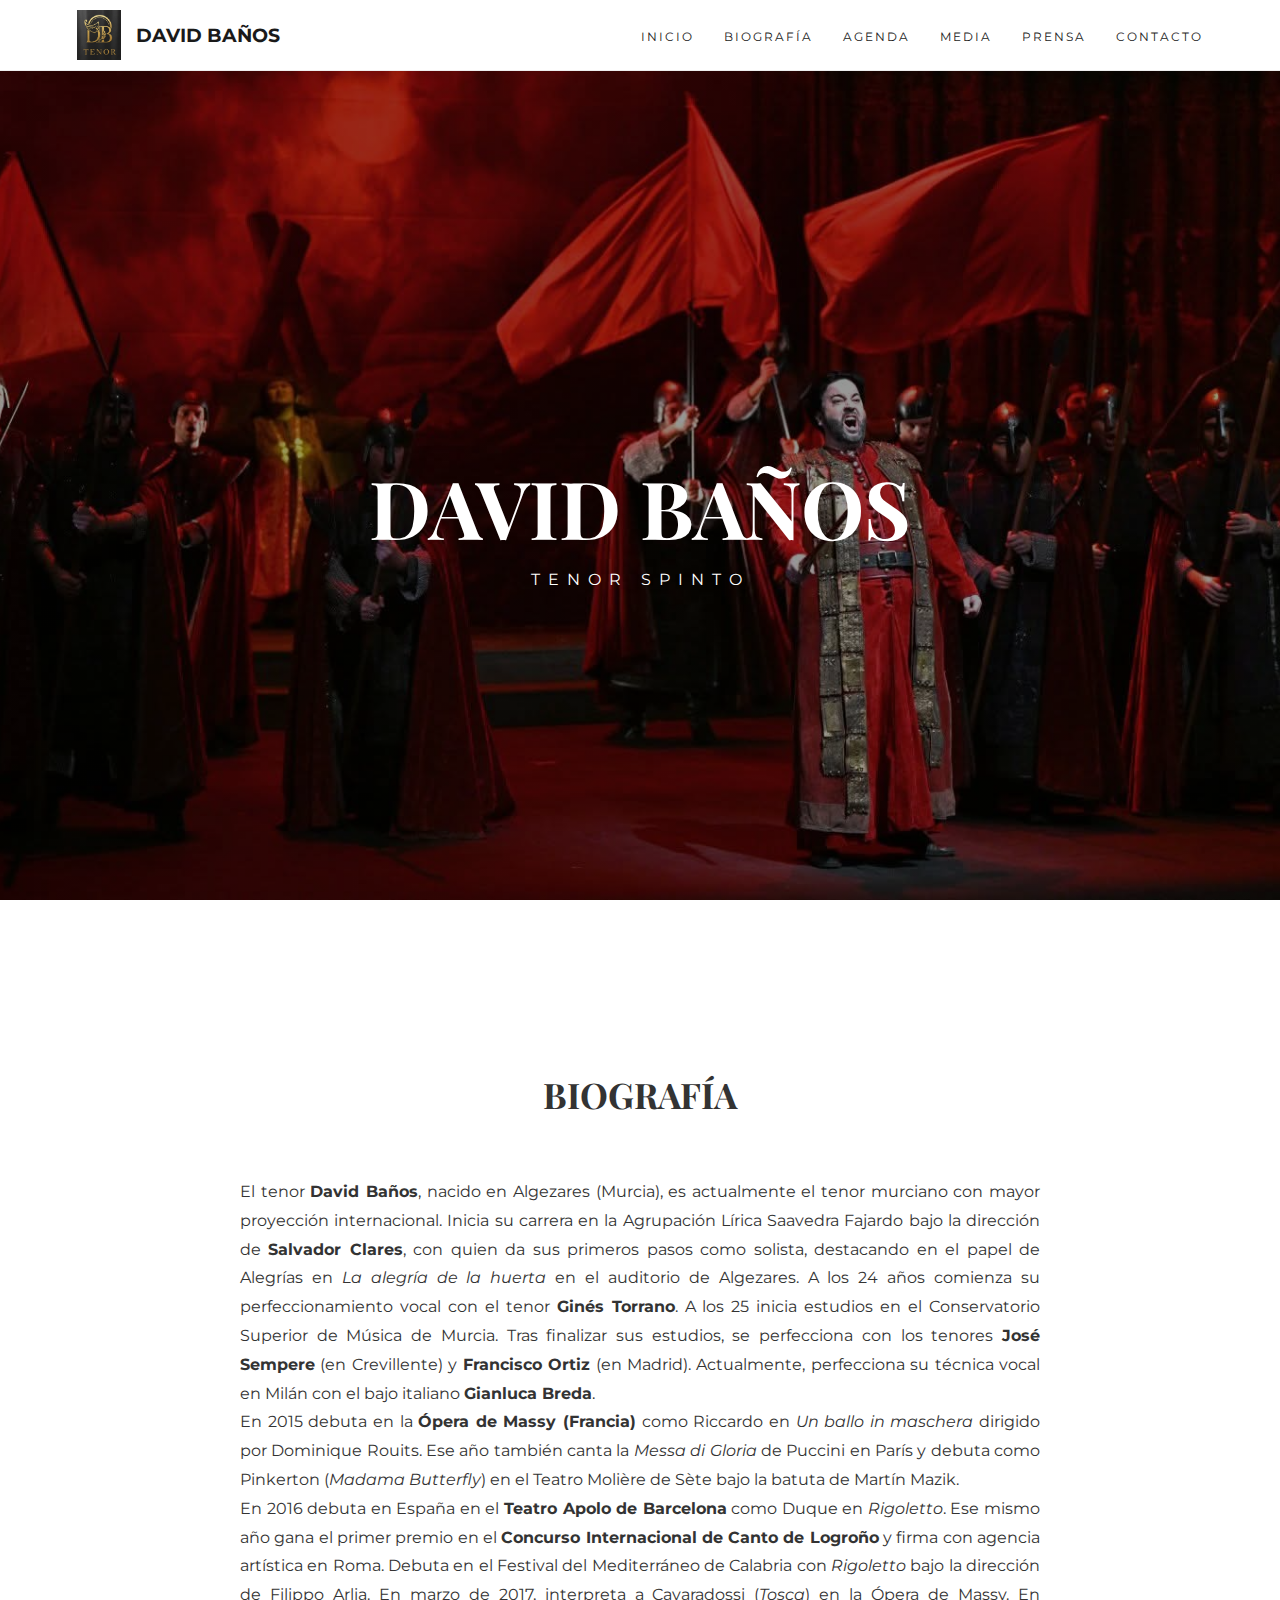
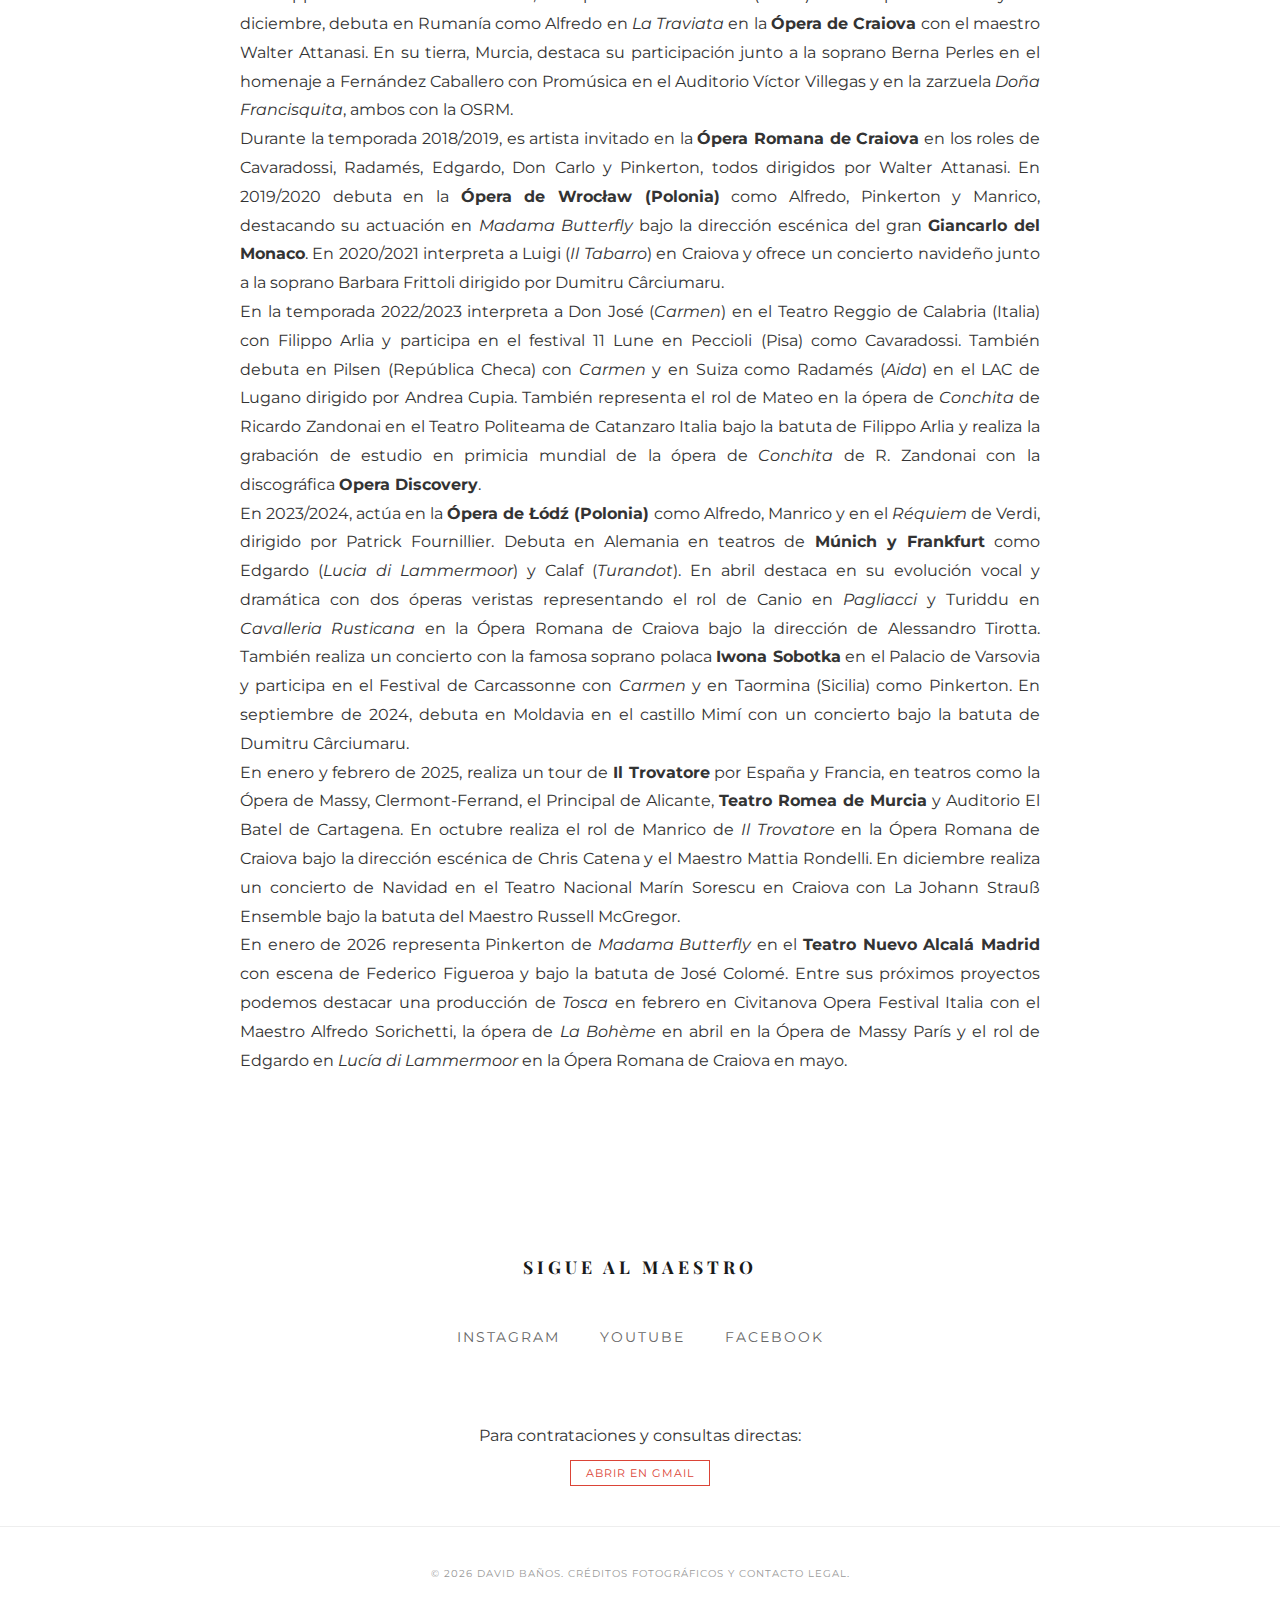
<file: index.html>
<!DOCTYPE html>
<html lang="es">
<head>
    <meta charset="UTF-8">
    <meta name="viewport" content="width=device-width, initial-scale=1.0">
    <title>Tenor David Baños</title>
    <link rel="stylesheet" href="style.css">
    <link href="https://fonts.googleapis.com/css2?family=Montserrat:wght@300;400&family=Playfair+Display:ital,wght@0,400;0,700;1,400&display=swap" rel="stylesheet">
    <link rel="icon" type="image/png" href="MULTIMEDIA/logotipo.jpg">
</head>
<body>

    <nav class="navbar">
        <div class="logo">
            <a href="#home">
                <img src="MULTIMEDIA/logotipo.jpg" alt="Logo David Baños" class="logo-img">
            </a>
            <a href="#home">
                <h3>DAVID BAÑOS</h3>
        </div>
        

        <ul class="nav-links">
            <li><a href="#home">Inicio</a></li>
            <li><a href="#bio">Biografía</a></li>
            <li><a href="agenda.html">Agenda</a></li>
            <li><a href="media.html">Media</a></li>
            <li><a href="prensa.html">Prensa</a></li> 
            <li><a href="#contacto">Contacto</a></li>  
             
        </ul>
    </nav>



    <header id="home" class="hero-section">
        <div class="hero-content">
            <h1>DAVID BAÑOS</h1>
            <p class="subtitle">TENOR SPINTO</p>
        </div>
    </header>

    <main>
        <section id="bio" class="content-section">
    <h2 class="section-title">Biografía</h2>
    <div class="bio-text">
        <p>
            El tenor <strong>David Baños</strong>, nacido en Algezares (Murcia), es actualmente el tenor murciano con mayor proyección internacional. Inicia su carrera en la Agrupación Lírica Saavedra Fajardo bajo la dirección de <strong>Salvador Clares</strong>, con quien da sus primeros pasos como solista, destacando en el papel de Alegrías en <em>La alegría de la huerta</em> en el auditorio de Algezares. A los 24 años comienza su perfeccionamiento vocal con el tenor <strong>Ginés Torrano</strong>. A los 25 inicia estudios en el Conservatorio Superior de Música de Murcia. Tras finalizar sus estudios, se perfecciona con los tenores <strong>José Sempere</strong> (en Crevillente) y <strong>Francisco Ortiz</strong> (en Madrid). Actualmente, perfecciona su técnica vocal en Milán con el bajo italiano <strong>Gianluca Breda</strong>.
        </p>

        <p>
            En 2015 debuta en la <strong>Ópera de Massy (Francia)</strong> como Riccardo en <em>Un ballo in maschera</em> dirigido por Dominique Rouits. Ese año también canta la <em>Messa di Gloria</em> de Puccini en París y debuta como Pinkerton (<em>Madama Butterfly</em>) en el Teatro Molière de Sète bajo la batuta de Martín Mazik.
        </p>

        <p>
            En 2016 debuta en España en el <strong>Teatro Apolo de Barcelona</strong> como Duque en <em>Rigoletto</em>. Ese mismo año gana el primer premio en el <strong>Concurso Internacional de Canto de Logroño</strong> y firma con agencia artística en Roma. Debuta en el Festival del Mediterráneo de Calabria con <em>Rigoletto</em> bajo la dirección de Filippo Arlia. En marzo de 2017, interpreta a Cavaradossi (<em>Tosca</em>) en la Ópera de Massy. En diciembre, debuta en Rumanía como Alfredo en <em>La Traviata</em> en la <strong>Ópera de Craiova</strong> con el maestro Walter Attanasi. En su tierra, Murcia, destaca su participación junto a la soprano Berna Perles en el homenaje a Fernández Caballero con Promúsica en el Auditorio Víctor Villegas y en la zarzuela <em>Doña Francisquita</em>, ambos con la OSRM.
        </p>

        <p>
            Durante la temporada 2018/2019, es artista invitado en la <strong>Ópera Romana de Craiova</strong> en los roles de Cavaradossi, Radamés, Edgardo, Don Carlo y Pinkerton, todos dirigidos por Walter Attanasi. En 2019/2020 debuta en la <strong>Ópera de Wrocław (Polonia)</strong> como Alfredo, Pinkerton y Manrico, destacando su actuación en <em>Madama Butterfly</em> bajo la dirección escénica del gran <strong>Giancarlo del Monaco</strong>. En 2020/2021 interpreta a Luigi (<em>Il Tabarro</em>) en Craiova y ofrece un concierto navideño junto a la soprano Barbara Frittoli dirigido por Dumitru Cârciumaru.
        </p>

        <p>
            En la temporada 2022/2023 interpreta a Don José (<em>Carmen</em>) en el Teatro Reggio de Calabria (Italia) con Filippo Arlia y participa en el festival 11 Lune en Peccioli (Pisa) como Cavaradossi. También debuta en Pilsen (República Checa) con <em>Carmen</em> y en Suiza como Radamés (<em>Aida</em>) en el LAC de Lugano dirigido por Andrea Cupia. También representa el rol de Mateo en la ópera de <em>Conchita</em> de Ricardo Zandonai en el Teatro Politeama de Catanzaro Italia bajo la batuta de Filippo Arlia y realiza la grabación de estudio en primicia mundial de la ópera de <em>Conchita</em> de R. Zandonai con la discográfica <strong>Opera Discovery</strong>.
        </p>

        <p>
            En 2023/2024, actúa en la <strong>Ópera de Łódź (Polonia)</strong> como Alfredo, Manrico y en el <em>Réquiem</em> de Verdi, dirigido por Patrick Fournillier. Debuta en Alemania en teatros de <strong>Múnich y Frankfurt</strong> como Edgardo (<em>Lucia di Lammermoor</em>) y Calaf (<em>Turandot</em>). En abril destaca en su evolución vocal y dramática con dos óperas veristas representando el rol de Canio en <em>Pagliacci</em> y Turiddu en <em>Cavalleria Rusticana</em> en la Ópera Romana de Craiova bajo la dirección de Alessandro Tirotta. También realiza un concierto con la famosa soprano polaca <strong>Iwona Sobotka</strong> en el Palacio de Varsovia y participa en el Festival de Carcassonne con <em>Carmen</em> y en Taormina (Sicilia) como Pinkerton. En septiembre de 2024, debuta en Moldavia en el castillo Mimí con un concierto bajo la batuta de Dumitru Cârciumaru.
        </p>

        <p>
            En enero y febrero de 2025, realiza un tour de <strong>Il Trovatore</strong> por España y Francia, en teatros como la Ópera de Massy, Clermont-Ferrand, el Principal de Alicante, <strong>Teatro Romea de Murcia</strong> y Auditorio El Batel de Cartagena. En octubre realiza el rol de Manrico de <em>Il Trovatore</em> en la Ópera Romana de Craiova bajo la dirección escénica de Chris Catena y el Maestro Mattia Rondelli. En diciembre realiza un concierto de Navidad en el Teatro Nacional Marín Sorescu en Craiova con La Johann Strauß Ensemble bajo la batuta del Maestro Russell McGregor.
        </p>

        <p>
            En enero de 2026 representa Pinkerton de <em>Madama Butterfly</em> en el <strong>Teatro Nuevo Alcalá Madrid</strong> con escena de Federico Figueroa y bajo la batuta de José Colomé. Entre sus próximos proyectos podemos destacar una producción de <em>Tosca</em> en febrero en Civitanova Opera Festival Italia con el Maestro Alfredo Sorichetti, la ópera de <em>La Bohème</em> en abril en la Ópera de Massy París y el rol de Edgardo en <em>Lucía di Lammermoor</em> en la Ópera Romana de Craiova en mayo.
        </p>
    </div>
</section>  


        <section>
            <div id="contacto" class="tenor-socials">
            <h3>Sigue al Maestro</h3>
            <div class="social-icons-wrapper">
                <a href="https://instagram.com/usuario" target="_blank" class="social-link">Instagram</a>
                <a href="https://www.youtube.com/@davidbanosmarin1662" target="_blank" class="social-link">YouTube</a>
                <a href="https://www.facebook.com/david.banosmarin/" target="_blank" class="social-link">Facebook</a> 
            </div>
           
        </section>
        
        <div class="contact-info">
            <p>Para contrataciones y consultas directas:</p>

                <div class="opciones-correo">
                    <a href="https://mail.google.com/mail/?view=cm&fs=1&to=tenordavid2011@hotmail.com&su=Consulta%20Informativa" 
                        target="_blank" 
                        class="btn-gmail">
                        Abrir en Gmail
                    </a>
        </div>
    </main>

    <footer class="main-footer">
        <p>&copy; 2026 David Baños. Créditos fotográficos y contacto legal.</p>
    </footer>

</body>
</html>
</file>
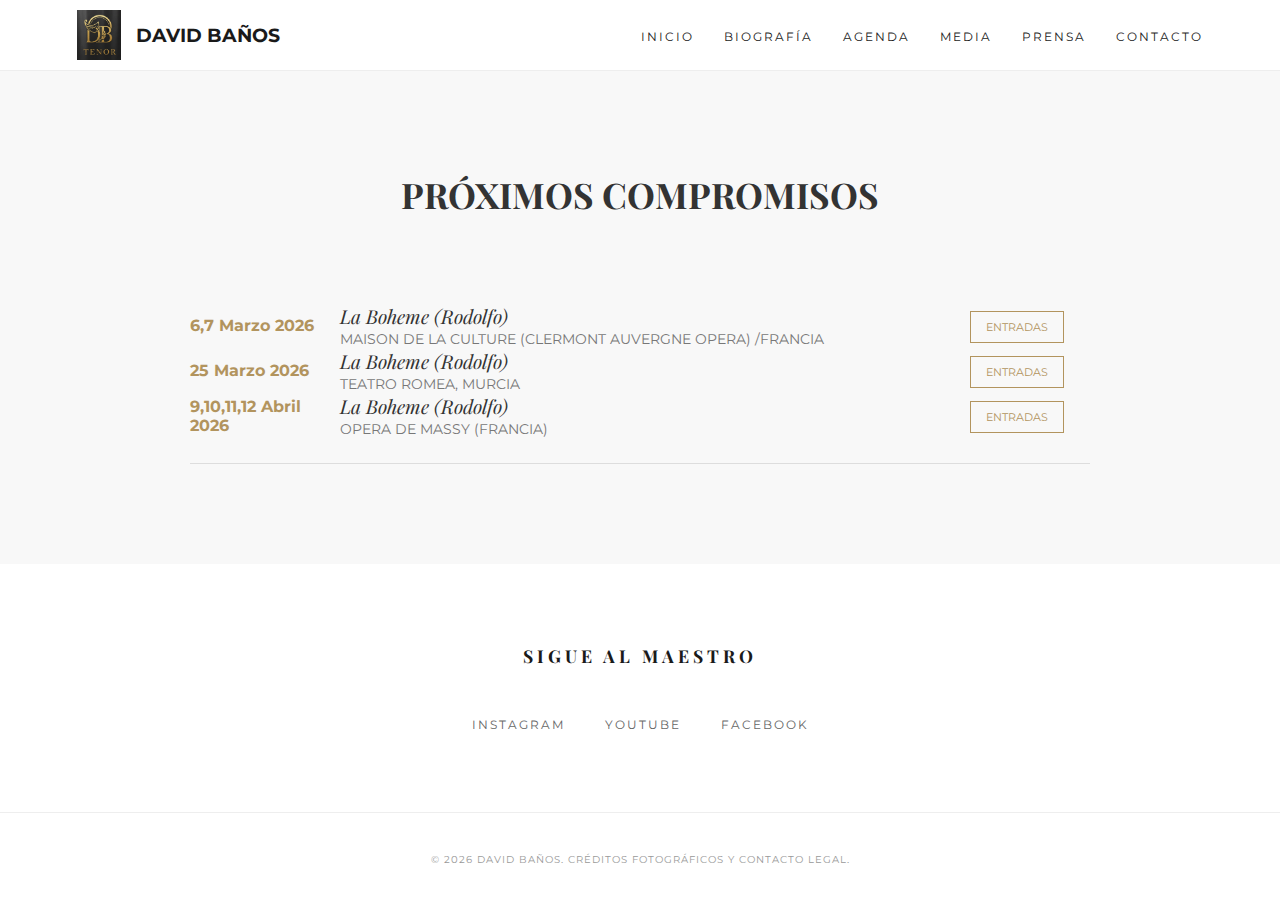
<file: agenda.html>
<!DOCTYPE html>
<html lang="es">
<head>
    <meta charset="UTF-8">
    <meta name="viewport" content="width=device-width, initial-scale=1.0">
    <title>Tenor David Baños</title>
    <link rel="stylesheet" href="style1.css">
    <link href="https://fonts.googleapis.com/css2?family=Montserrat:wght@300;400&family=Playfair+Display:ital,wght@0,400;0,700;1,400&display=swap" rel="stylesheet">
    <link rel="icon" type="image/png" href="MULTIMEDIA/logotipo.jpg">
</head>
<body>

    <nav class="navbar">
        <div class="logo">
            <a href="index.html">
                <img src="MULTIMEDIA/logotipo.jpg" alt="Logo David Baños" class="logo-img">
            </a>
            <a href="index.html">
                <h3>DAVID BAÑOS</h3>
        </div>
        
        
        <ul class="nav-links">
            <li><a href="index.html">Inicio</a></li>
            <li><a href="index.html">Biografía</a></li>
            <li><a href="#agenda">Agenda</a></li>
            <li><a href="media.html">Media</a></li>
            <li><a href="prensa.html">Prensa</a></li>
            <li><a href="#contacto">Contacto</a></li>
            
        </ul>
    </nav>

    

    <main>

        <section id="agenda" class="content-section light-bg">
            <h2 class="section-title">Próximos Compromisos</h2>
            <div class="schedule-container">
                <div class="event-item">
                    <div class="event-date">6,7 Marzo 2026</div>
                    <div class="event-details">
                        <span class="work">La Boheme (Rodolfo)</span>
                        <span class="venue">Maison de la Culture (Clermont Auvergne Opera) /Francia</span>
                    </div>
                    <div class="event-link"><a href="https://clermont-auvergne-opera.com/evenement/la-boheme/" target="_blank">Entradas</a></div>

                    <!-- AÑADIR OTRO EVENTO  -->
                    <div class="event-date">25 Marzo 2026</div>   
                    <div class="event-details">
                        <span class="work">La Boheme (Rodolfo)</span>
                        <span class="venue">Teatro Romea, Murcia</span>
                    </div>
                    <div class="event-link"><a href="https://www.teatroromea.es/Evento.aspx?frmid=496" target="_blank">Entradas</a></div>
                    <!-- AÑADIR OTRO EVENTO  -->

                    <div class="event-date">9,10,11,12 Abril 2026</div>   
                    <div class="event-details">
                        <span class="work">La Boheme (Rodolfo)</span>
                        <span class="venue">Opera de Massy (Francia)</span>
                    </div>
                    <div class="event-link"><a href="https://billetterie.opera-massy.com/selection/event/date?productId=10229346252389&lang=fr" target="_blank">Entradas</a></div>


                </div>
                </div>
        </section>

        <section>
            <div id="contacto" class="tenor-socials">
            <h3>Sigue al Maestro</h3>
            <div class="social-icons-wrapper">
                <a href="https://instagram.com/usuario" target="_blank" class="social-link">Instagram</a>
                <a href="https://youtube.com/usuario" target="_blank" class="social-link">YouTube</a>
                <a href="https://facebook.com/usuario" target="_blank" class="social-link">Facebook</a> 
            </div>
        </section>
    </main>

    <footer class="main-footer">
        <p>&copy; 2026 David Baños. Créditos fotográficos y contacto legal.</p>
    </footer>

</body>
</html>
</file>
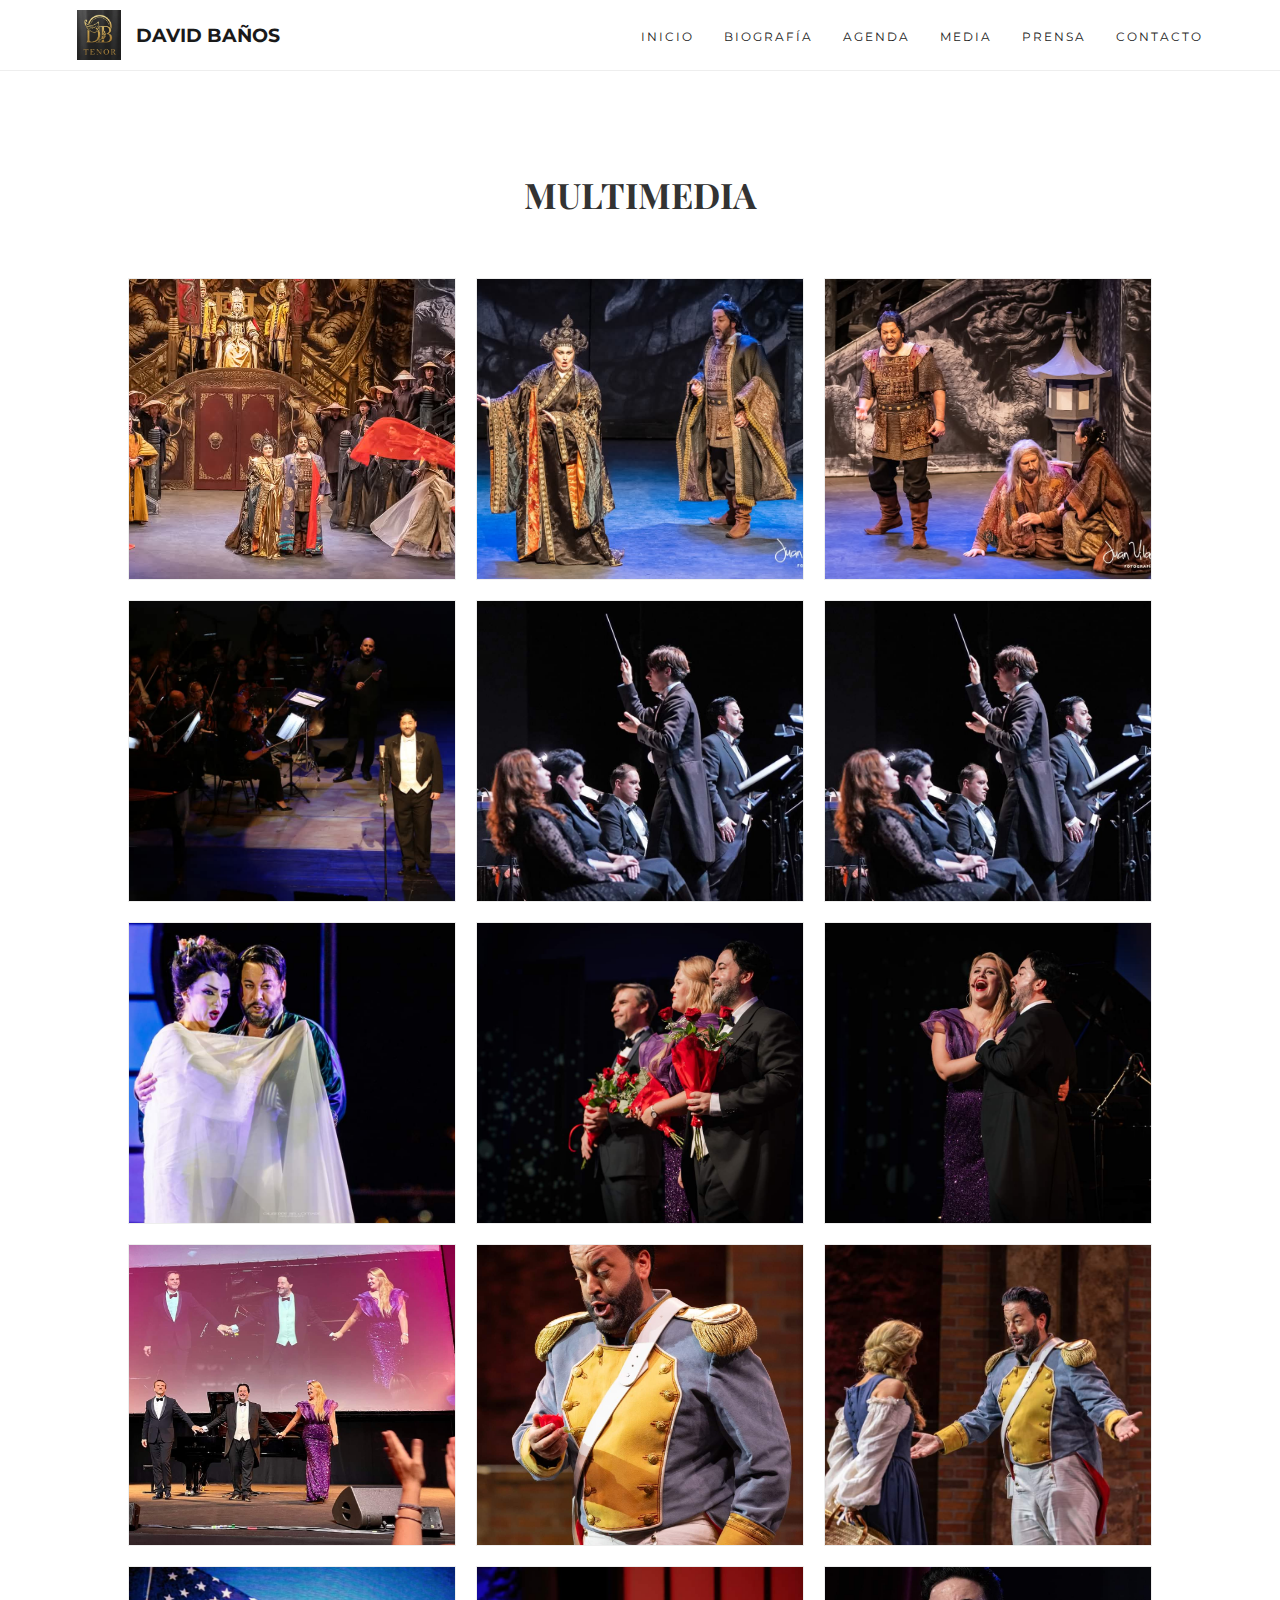
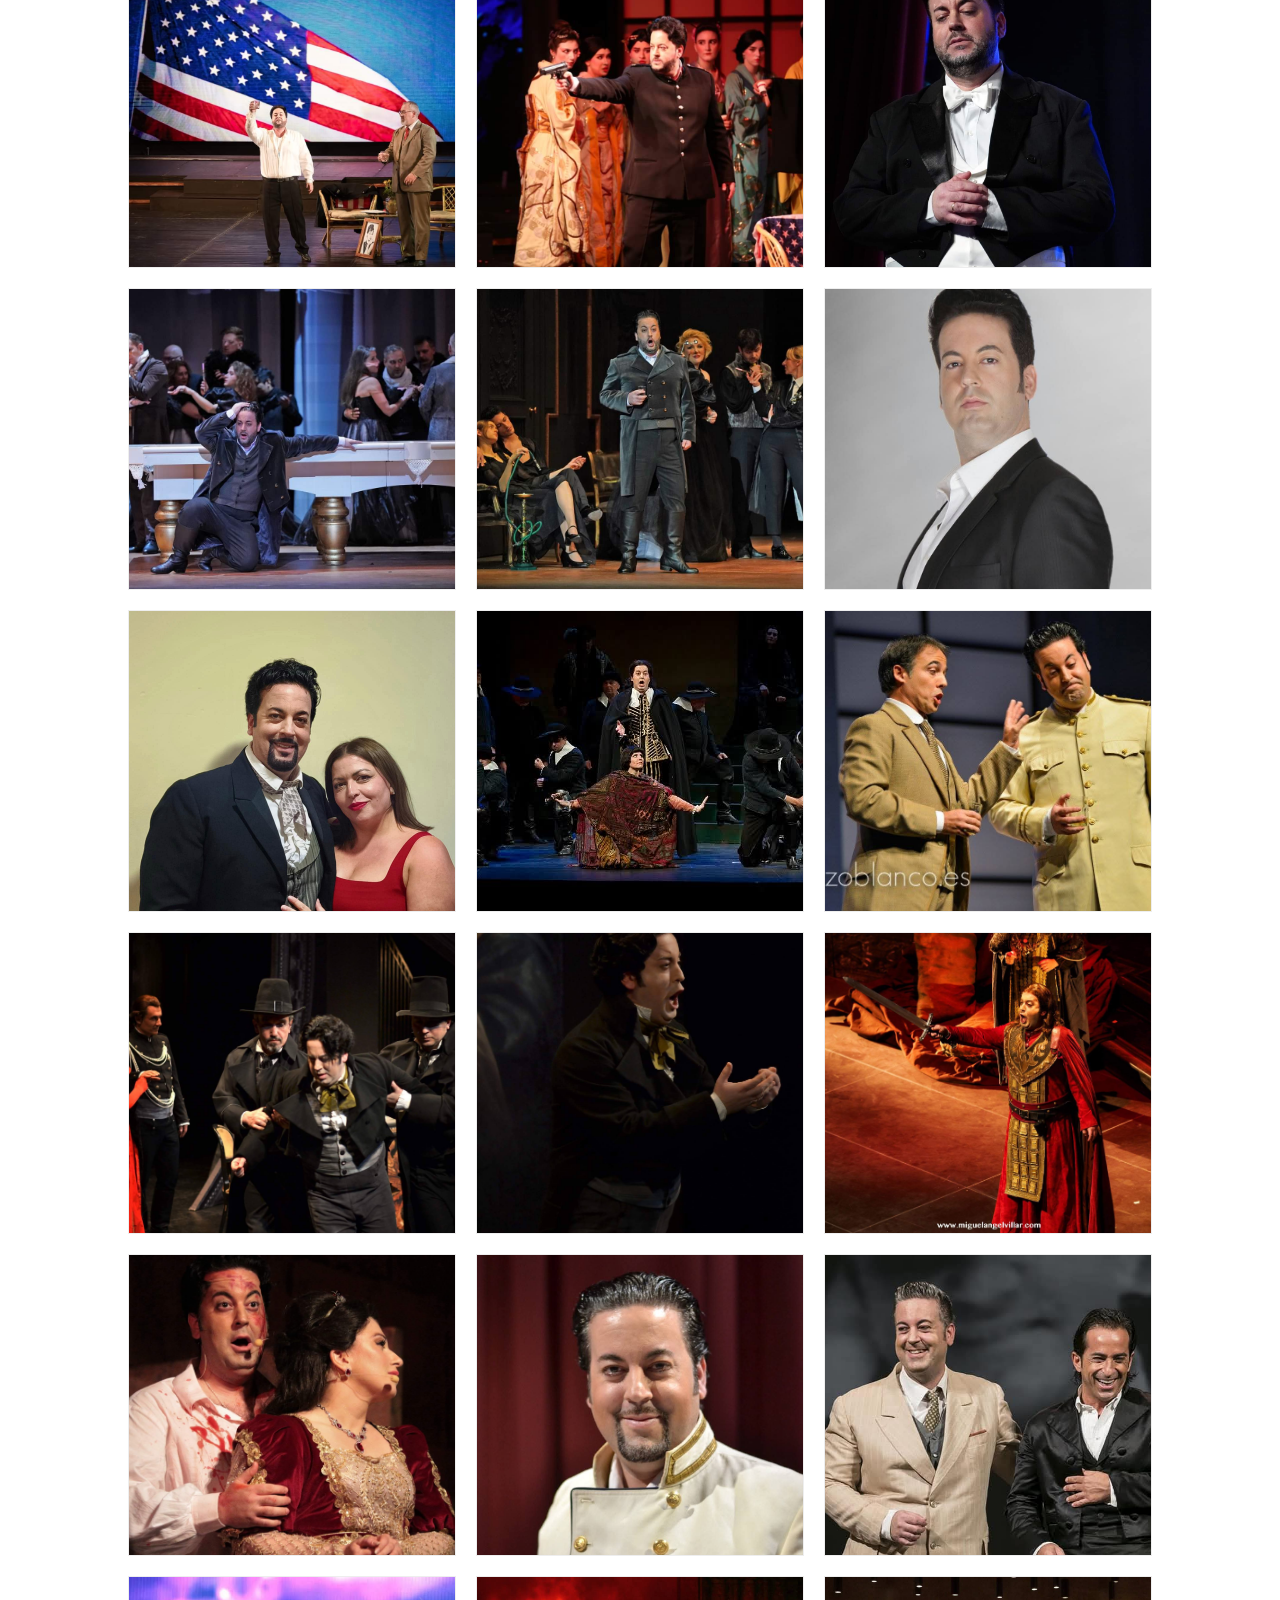
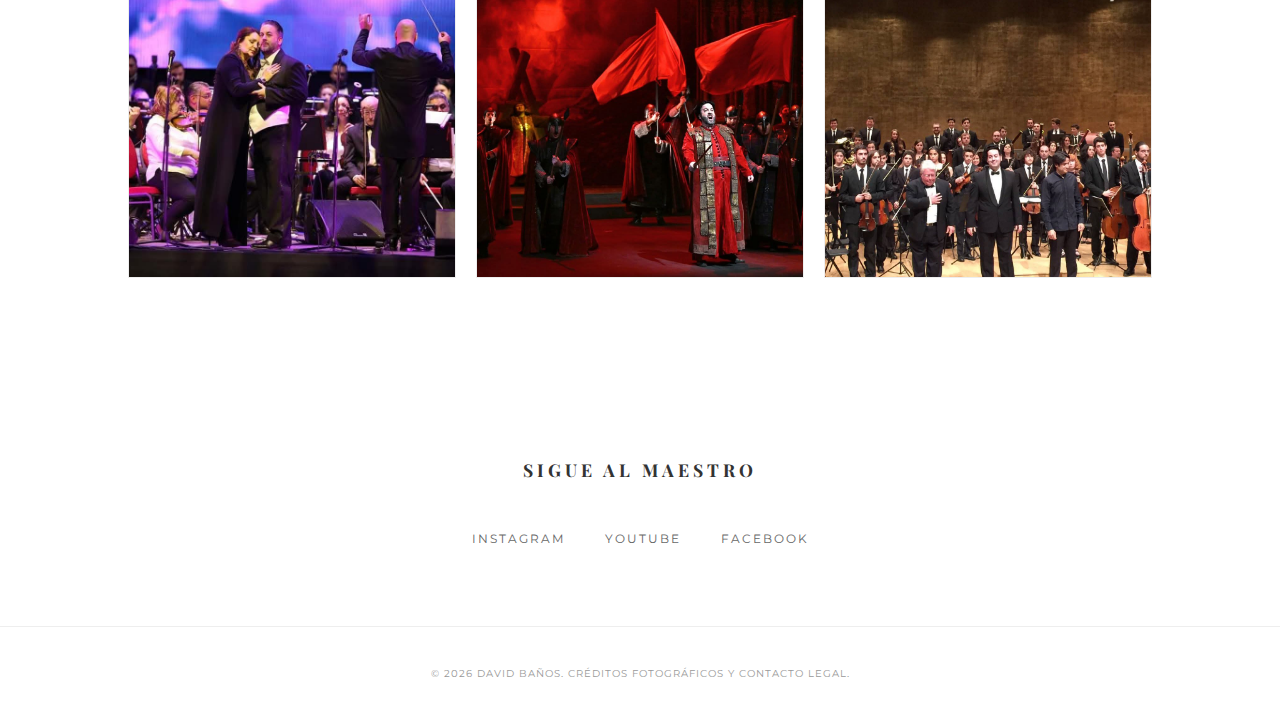
<file: media.html>
<!DOCTYPE html>
<html lang="es">
<head>
    <meta charset="UTF-8">
    <meta name="viewport" content="width=device-width, initial-scale=1.0">
    <title>Tenor David Baños</title>
    <link rel="stylesheet" href="style2.css">
    <link href="https://fonts.googleapis.com/css2?family=Montserrat:wght@300;400&family=Playfair+Display:ital,wght@0,400;0,700;1,400&display=swap" rel="stylesheet">
    <link rel="icon" type="image/png" href="MULTIMEDIA/logotipo.jpg">
</head>
<body>

    <nav class="navbar">
        <div class="logo">
            <a href="index.html">
                <img src="MULTIMEDIA/logotipo.jpg" alt="Logo David Baños" class="logo-img">
            </a>
            <a href="index.html">
                <h3>DAVID BAÑOS</h3>
        </div>
        
        
        <ul class="nav-links">
            <li><a href="index.html">Inicio</a></li>
            <li><a href="index.html">Biografía</a></li>
            <li><a href="agenda.html">Agenda</a></li>
            <li><a href="#media">Media</a></li>
            <li><a href="prensa.html">Prensa</a></li>
            <li><a href="#contacto">Contacto</a></li>
              
        </ul>
    </nav>


    <main>
       <section id="media" class="content-section">
            <h2 class="section-title">Multimedia</h2>
                <div class="gallery-grid">
                <div class="media-container">
                    <img src="MULTIMEDIA/foto1.jpeg" alt="David Baños en escena" class="gallery-img">
                </div>
        
                <div class="media-container">
                    <img src="MULTIMEDIA/foto2.jpeg" alt="Actuación de David Baños" class="gallery-img">
                </div>
        
                <div class="media-container">
                    <img src="MULTIMEDIA/foto3.jpeg" alt="Concierto David Baños" class="gallery-img">
                </div>

                <div class="media-container">
                    <img src="MULTIMEDIA/foto4.jpeg" alt="Concierto David Baños" class="gallery-img">
                </div>

                <div class="media-container">
                    <img src="MULTIMEDIA/foto5.jpeg" alt="Concierto David Baños" class="gallery-img">
                </div>

                <div class="media-container">
                    <img src="MULTIMEDIA/foto5.jpeg" alt="Concierto David Baños" class="gallery-img">
                </div>

                <div class="media-container">
                    <img src="MULTIMEDIA/foto6.jpeg" alt="Concierto David Baños" class="gallery-img">
                </div>

                <div class="media-container">
                    <img src="MULTIMEDIA/foto7.jpeg" alt="Concierto David Baños" class="gallery-img">
                </div>

                <div class="media-container">
                    <img src="MULTIMEDIA/foto8.jpeg" alt="Concierto David Baños" class="gallery-img">
                </div>

                <div class="media-container">
                    <img src="MULTIMEDIA/foto9.jpeg" alt="Concierto David Baños" class="gallery-img">
                </div>

                <div class="media-container">
                    <img src="MULTIMEDIA/foto10.jpeg" alt="Concierto David Baños" class="gallery-img">
                </div>

                <div class="media-container">
                    <img src="MULTIMEDIA/foto11.jpeg" alt="Concierto David Baños" class="gallery-img">
                </div>

                <div class="media-container">
                    <img src="MULTIMEDIA/foto12.jpeg" alt="Concierto David Baños" class="gallery-img">
                </div>

                <div class="media-container">
                    <img src="MULTIMEDIA/foto13.jpeg" alt="Concierto David Baños" class="gallery-img">
                </div>

                <div class="media-container">
                    <img src="MULTIMEDIA/foto14.jpeg" alt="Concierto David Baños" class="gallery-img">
                </div>

                <div class="media-container">
                    <img src="MULTIMEDIA/foto15.jpeg" alt="Concierto David Baños" class="gallery-img">
                </div>

                <div class="media-container">
                    <img src="MULTIMEDIA/foto16.jpeg" alt="Concierto David Baños" class="gallery-img">
                </div>

                <div class="media-container">
                    <img src="MULTIMEDIA/foto17.jpeg" alt="Concierto David Baños" class="gallery-img">
                </div>

                <div class="media-container">
                    <img src="MULTIMEDIA/foto29.jpeg" alt="Concierto David Baños" class="gallery-img">
                </div>

                <div class="media-container">
                    <img src="MULTIMEDIA/foto19.jpeg" alt="Concierto David Baños" class="gallery-img">
                </div>

                <div class="media-container">
                    <img src="MULTIMEDIA/foto20.jpeg" alt="Concierto David Baños" class="gallery-img">
                </div>

                <div class="media-container">
                    <img src="MULTIMEDIA/foto21.jpeg" alt="Concierto David Baños" class="gallery-img">
                </div>

                <div class="media-container">
                    <img src="MULTIMEDIA/foto22.jpeg" alt="Concierto David Baños" class="gallery-img">
                </div>

                <div class="media-container">
                    <img src="MULTIMEDIA/foto23.jpeg" alt="Concierto David Baños" class="gallery-img">
                </div>

                <div class="media-container">
                    <img src="MULTIMEDIA/foto24.jpeg" alt="Concierto David Baños" class="gallery-img">
                </div>

                <div class="media-container">
                    <img src="MULTIMEDIA/foto25.jpeg" alt="Concierto David Baños" class="gallery-img">
                </div>

                <div class="media-container">
                    <img src="MULTIMEDIA/foto26.jpeg" alt="Concierto David Baños" class="gallery-img">
                </div>

                <div class="media-container">
                    <img src="MULTIMEDIA/foto27.jpeg" alt="Concierto David Baños" class="gallery-img">
                </div>

                <div class="media-container">
                    <img src="MULTIMEDIA/foto28.jpeg" alt="Concierto David Baños" class="gallery-img">
                </div>

                <div class="media-container">
                    <img src="MULTIMEDIA/foto18.jpeg" alt="Concierto David Baños" class="gallery-img">
                </div>

                </div>
</section>


        <section>
            <div id="contacto" class="tenor-socials">
            <h3>Sigue al Maestro</h3>
            <div class="social-icons-wrapper">
                <a href="https://instagram.com/usuario" target="_blank" class="social-link">Instagram</a>
                <a href="https://youtube.com/usuario" target="_blank" class="social-link">YouTube</a>
                <a href="https://facebook.com/usuario" target="_blank" class="social-link">Facebook</a> 
            </div>
        </section>

        
</div>

    </main>

    <footer class="main-footer">
        <p>&copy; 2026 David Baños. Créditos fotográficos y contacto legal.</p>
    </footer>


<!--Caja invisible para las-->
    <div id="miModal" class="modal">
        <span class="cerrar">&times;</span>
        <img class="modal-contenido" id="imgAmpliada">
        <div id="caption"></div>
    </div>

<script>
// Obtenemos el modal y la imagen de dentro
var modal = document.getElementById("miModal");
var imgModal = document.getElementById("imgAmpliada");

// Función que se activa al clicar en cualquier foto de la galería
document.querySelectorAll('.gallery-img').forEach(img => {
  img.onclick = function(){
    modal.style.display = "block";
    imgModal.src = this.src; // Pone la misma foto que clicaste
  }
});

// Cerrar al clicar en la (X)
document.querySelector(".cerrar").onclick = function() { 
  modal.style.display = "none";
}

// Cerrar si clican fuera de la foto
window.onclick = function(event) {
  if (event.target == modal) {
    modal.style.display = "none";
  }
}
</script>







</body>
</html>
</file>
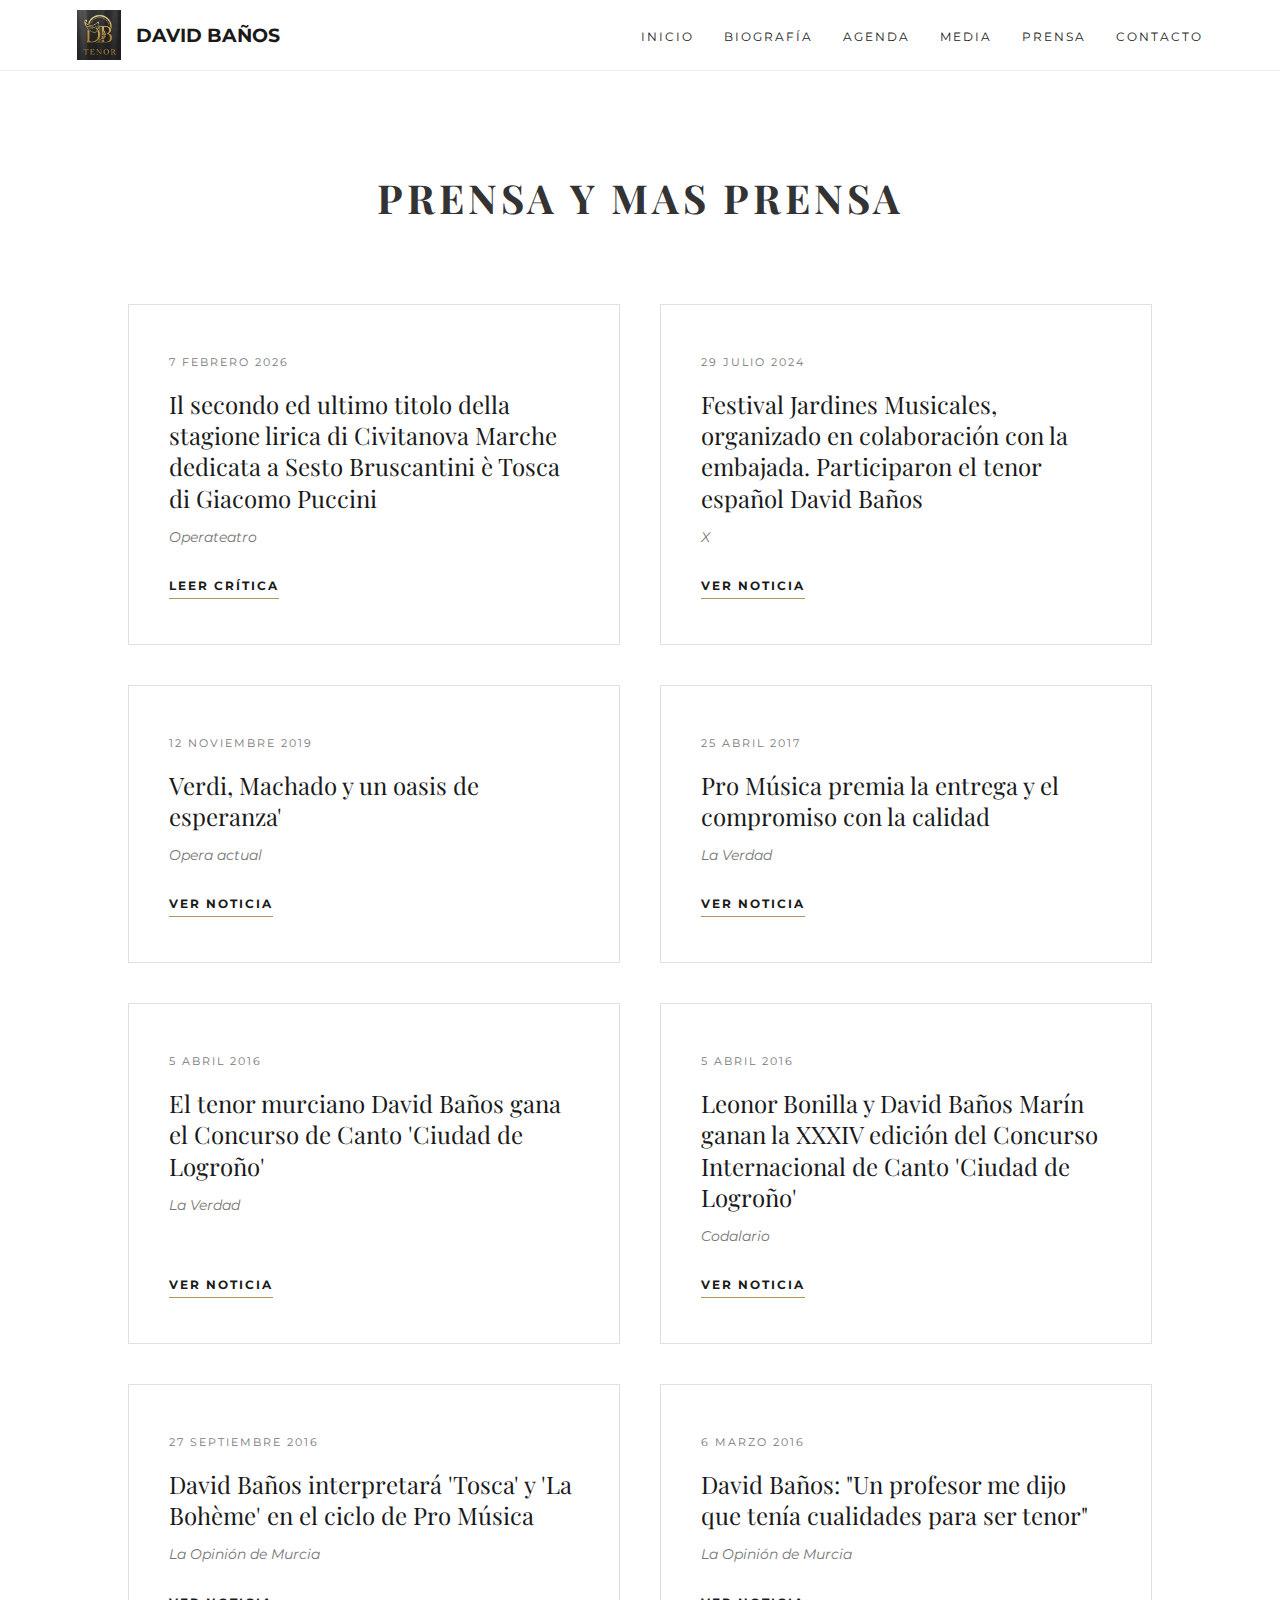
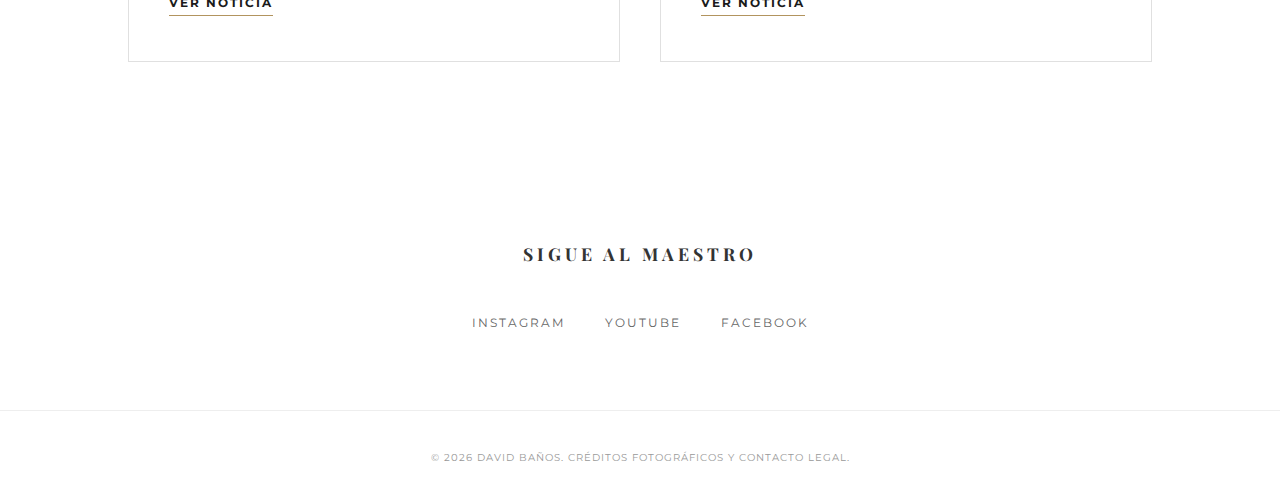
<file: prensa.html>
<!DOCTYPE html>
<html lang="es">
<head>
    <meta charset="UTF-8">
    <meta name="viewport" content="width=device-width, initial-scale=1.0">
    <title>Tenor David Baños</title>
    <link rel="stylesheet" href="style3.css">
    <link href="https://fonts.googleapis.com/css2?family=Montserrat:wght@300;400&family=Playfair+Display:ital,wght@0,400;0,700;1,400&display=swap" rel="stylesheet">
    <link rel="icon" type="image/png" href="MULTIMEDIA/logotipo.jpg">
</head>
<body>

    <nav class="navbar">
        <div class="logo">
            <a href="index.html">
                <img src="MULTIMEDIA/logotipo.jpg" alt="Logo David Baños" class="logo-img">
            </a>
            <a href="index.html">
                <h3>DAVID BAÑOS</h3>
        </div>
        
        
        <ul class="nav-links">
            <li><a href="index.html">Inicio</a></li>
            <li><a href="index.html">Biografía</a></li>
            <li><a href="agenda.html">Agenda</a></li>
            <li><a href="media.html">Media</a></li>
            <li><a href="#prensa">prensa</a></li>   
            <li><a href="#contacto">Contacto</a></li> 
              
        </ul>
    </nav>

    

    <main>

        <section id="prensa" class="content-section">
    <h2 class="section-title">Prensa y mas prensa</h2>
    <div class="press-container">
        
        <article class="press-item">
            <div class="press-info">
                <span class="press-date">7 Febrero 2026</span>
                <h3 class="press-headline">Il secondo ed ultimo titolo della stagione lirica di Civitanova Marche dedicata a Sesto Bruscantini è Tosca di Giacomo Puccini</h3>
                <p class="press-source">Operateatro</p>
            </div>
            <div class="press-link">
                <a href="https://www.operateatro.it/it/recensioni-Opere/Civitanova-Marche-Tosca" target="_blank">Leer Crítica</a>
            </div>
        </article>

        <article class="press-item">
            <div class="press-info">
                <span class="press-date">29 Julio 2024</span>
                <h3 class="press-headline">Festival Jardines Musicales, organizado en colaboración con la embajada. Participaron el tenor español David Baños</h3>
                <p class="press-source">X</p>
            </div>
            <div class="press-link">
                <a href="https://x.com/EmbEspPolonia/status/1817854943056834841 " target="_blank">Ver Noticia</a>
            </div>
        </article>

        <article class="press-item">
            <div class="press-info">
                <span class="press-date">12 Noviembre 2019</span>
                <h3 class="press-headline">Verdi, Machado y un oasis de esperanza'</h3>
                <p class="press-source">Opera actual</p>
            </div>
            <div class="press-link">
                <a href="https://www.operaactual.com/critica/verdi-machado-y-un-oasis-de-esperanza/" target="_blank">Ver Noticia</a>
            </div>
        </article>

        <article class="press-item">
            <div class="press-info">
                <span class="press-date">25 Abril 2017</span>
                <h3 class="press-headline">Pro Música premia la entrega y el compromiso con la calidad</h3>
                <p class="press-source">La Verdad</p>
            </div>
            <div class="press-link">
                <a href="https://www.laverdad.es/murcia/culturas/musica/201704/25/musica-premia-entrega-compromiso-20170425013210-v.html" target="_blank">Ver Noticia</a>
            </div>
        </article>

        <article class="press-item">
            <div class="press-info">
                <span class="press-date">5 Abril 2016</span>
                <h3 class="press-headline">El tenor murciano David Baños gana el Concurso de Canto 'Ciudad de Logroño'</h3>
                <p class="press-source">La Verdad</p>
            </div>
            <div class="press-link">
                <a href="https://www.laverdad.es/murcia/culturas/musica/201604/05/tenor-murciano-david-banos-20160405015136-v.html" target="_blank">Ver Noticia</a>
            </div>
        </article>
        
        <article class="press-item">
            <div class="press-info">
                <span class="press-date">5 Abril 2016</span>
                <h3 class="press-headline">Leonor Bonilla y David Baños Marín ganan la XXXIV edición del Concurso Internacional de Canto 'Ciudad de Logroño'</h3>
                <p class="press-source">Codalario</p>
            </div>
            <div class="press-link">
                <a href="https://www.codalario.com/leonor-bonilla/noticias-2016/leonor-bonilla-y-david-banos-marin-ganan-la-xxxiv-edicion-del-concurso-internacional-de-canto-ciudad-de-logrono_3902_88_10964_0_1_in.html" target="_blank">Ver Noticia</a>
            </div>
        </article>

        <article class="press-item">
            <div class="press-info">
                <span class="press-date">27 Septiembre 2016</span>
                <h3 class="press-headline">David Baños interpretará 'Tosca' y 'La Bohème' en el ciclo de Pro Música</h3>
                <p class="press-source">La Opinión de Murcia</p>
            </div>
            <div class="press-link">
                <a href="https://www.laopiniondemurcia.es/cultura/2016/09/27/david-banos-interpretara-tosca-boheme-31990994.html" target="_blank">Ver Noticia</a>
            </div>
        </article>

        <article class="press-item">
            <div class="press-info">
                <span class="press-date">6 Marzo 2016</span>
                <h3 class="press-headline">David Baños: "Un profesor me dijo que tenía cualidades para ser tenor"</h3>
                <p class="press-source">La Opinión de Murcia</p>
            </div>
            <div class="press-link">
                <a href="https://www.laopiniondemurcia.es/cultura/2016/03/06/david-banos-profesor-dijo-tenia-32087258.html" target="_blank">Ver Noticia</a>
            </div>
        </article>

    </div>
</section>

        <section>
            <div id="contacto" class="tenor-socials">
            <h3>Sigue al Maestro</h3>
            <div class="social-icons-wrapper">
                <a href="https://instagram.com/usuario" target="_blank" class="social-link">Instagram</a>
                <a href="https://youtube.com/usuario" target="_blank" class="social-link">YouTube</a>
                <a href="https://facebook.com/usuario" target="_blank" class="social-link">Facebook</a> 
            </div>
        </section>
    </main>

    <footer class="main-footer">
        <p>&copy; 2026 David Baños. Créditos fotográficos y contacto legal.</p>
    </footer>

</body>
</html>
</file>
<file: style.css>
/* Variables de Diseño */
:root {
    --black: #1a1a1a;
    --white: #ffffff;
    --grey-light: #f8f8f8;
    --gold: #b2945e;
    --text-main: #333333;
    --text-muted: #777;
    --font-serif: 'Playfair Display', serif;
}

/* Reset y Base */
* { margin: 0; padding: 0; box-sizing: border-box; }

html { scroll-behavior: smooth; }

body {
    background-color: var(--white);
    color: var(--text-main);
    font-family: 'Montserrat', sans-serif;
    -webkit-font-smoothing: antialiased;
    overflow-x: hidden;
}

/* Navegación */
.navbar {
    display: flex;
    justify-content: space-between;
    align-items: center;
    padding: 10px 6%;
    background: var(--white);
    border-bottom: 1px solid #eee;
    position: sticky;
    top: 0;
    z-index: 1000;
}

.logo, .logo a {
    display: flex;
    align-items: center;
    gap: 15px;
    text-decoration: none;
    color: var(--black);
    font-weight: 700;
}

.logo-img {
    height: 50px;
    width: auto;
}

.nav-links {
    display: flex;
    list-style: none;
    gap: 30px;
}

.nav-links a {
    text-decoration: none;
    color: var(--black);
    font-size: 0.75rem;
    text-transform: uppercase;
    letter-spacing: 2px;
    transition: 0.3s;
}

.nav-links a:hover { color: var(--gold); }

.hero-section {
    width: 100%;
    height: 100vh;
    display: flex;
    flex-direction: column;
    align-items: center;
    justify-content: center;
    text-align: center;
    padding: 0 20px;
    color: white;
    /* Ajustamos el 20% para mover la foto arriba o abajo */
    background: linear-gradient(rgba(0, 0, 0, 0.4), rgba(0, 0, 0, 0.4)), 
                url('MULTIMEDIA/foto28.jpeg') no-repeat;
    background-position: 50% 20%; 
    background-size: cover;
    background-attachment: scroll;
}

.hero-content h1 {
    font-family: var(--font-serif);
    font-size: clamp(2.5rem, 8vw, 5rem);
    text-transform: uppercase;
    margin-bottom: 10px;
}

.subtitle {
    letter-spacing: 8px;
    color: var(--white);
    text-transform: uppercase;
}

/* Secciones Generales */
.content-section { padding: 100px 10%; }
.light-bg { background-color: var(--grey-light); }

.section-title {
    font-family: var(--font-serif);
    text-align: center;
    font-size: 2.2rem;
    margin-bottom: 60px;
    text-transform: uppercase;
}

.bio-text {
    max-width: 800px;
    margin: 0 auto;
    line-height: 1.8;
    text-align: justify;
}

/* Agenda */
.schedule-container { max-width: 900px; margin: 0 auto; }

.event-item {
    display: grid;
    grid-template-columns: 150px 1fr 120px;
    padding: 25px 0;
    border-bottom: 1px solid #ddd;
    align-items: center;
}

.event-date { font-weight: bold; color: var(--gold); }
.work { display: block; font-family: var(--font-serif); font-size: 1.2rem; font-style: italic; }
.venue { font-size: 0.85rem; color: var(--text-muted); text-transform: uppercase; }

.event-link a { 
    color: var(--gold); 
    text-decoration: none;
    border: 1px solid var(--gold); 
    padding: 8px 15px; 
    text-transform: uppercase;
    font-size: 0.7rem;
    transition: 0.3s;
}

.event-link a:hover {
    background: var(--gold);
    color: white;
}

/* Multimedia / Galería */
.gallery-grid {
    display: grid;
    grid-template-columns: repeat(auto-fit, minmax(300px, 1fr));
    gap: 20px;
}

.media-placeholder {
    aspect-ratio: 16 / 9;
    background: #eee;
    display: flex;
    align-items: center;
    justify-content: center;
    border: 1px solid #ddd;
}

/* Formulario */
.contact-form {
    max-width: 600px;
    margin: 0 auto;
    display: flex;
    flex-direction: column;
    gap: 20px;
}

.form-group { display: flex; flex-direction: column; gap: 8px; }

.form-group label {
    text-transform: uppercase;
    font-size: 0.7rem;
    font-weight: 600;
}

.form-group input, .form-group textarea {
    padding: 12px;
    border: 1px solid #ccc;
    font-family: inherit;
    outline: none;
}

.form-group input:focus, .form-group textarea:focus { border-color: var(--gold); }

.btn-submit {
    background: var(--black);
    color: var(--white);
    padding: 15px;
    border: none;
    text-transform: uppercase;
    letter-spacing: 2px;
    cursor: pointer;
    transition: 0.3s;
}

.btn-submit:hover { background: var(--gold); }

/* Redes Sociales y Footer */
.tenor-socials { 
    text-align: center; 
    padding: 80px 0; 
}

.tenor-socials h3 {
    font-family: var(--font-serif);
    font-size: 1.1rem;
    text-transform: uppercase;
    letter-spacing: 4px;
    color: var(--black);
    /* Aquí hemos puesto la separación con los iconos */
    margin-bottom: 50px; 
}

.social-icons-wrapper { 
    display: flex; 
    justify-content: center; 
    gap: 40px; 
    flex-wrap: wrap; 
}

.social-link {
    text-decoration: none;
    color: #666;
    font-size: 0.9rem; 
    text-transform: uppercase;
    letter-spacing: 2px;
    position: relative;
    transition: all 0.4s ease;
}

.social-link::after {
    content: '';
    position: absolute;
    width: 0; 
    height: 1px;
    bottom: -5px; 
    left: 0;
    background-color: var(--gold);
    transition: 0.4s;
}

.social-link:hover { 
    color: var(--gold); 
}

.social-link:hover::after { 
    width: 100%; 
}

.main-footer {
    text-align: center;
    padding: 40px;
    font-size: 0.65rem;
    text-transform: uppercase;
    color: #999;
    border-top: 1px solid #eee;
    letter-spacing: 1px;

}

.contact-info {
    display: flex;            
    flex-direction: column;   
    align-items: center;      
    text-align: center;
    margin-bottom: 40px;
    width: 100%;             /
}

.email-link {
    font-size: 1.2rem;
    font-family: 'Montserrat', sans-serif;
    color: var(--black);
    text-decoration: none !important;
    border-bottom: 1px solid var(--gold);
    padding-bottom: 5px;
    transition: color 0.3s ease;
    display: inline-block;    
}

.email-link:hover {
    color: var(--gold);
    border-bottom-color: var(--black);
}

.opciones-correo {
    margin-top: 15px;
    display: flex;
    gap: 10px;
}

.btn-gmail {
    text-decoration: none;
    color: #db4437; /* Color rojo Gmail */
    border: 1px solid #db4437;
    padding: 5px 15px;
    font-size: 0.7rem;
    text-transform: uppercase;
    letter-spacing: 1px;
    transition: 0.3s;
}

.btn-gmail:hover {
    background-color: #db4437;
    color: white;
}


/* --- LIMPIEZA TOTAL Y AJUSTE MÓVIL --- */
@media screen and (max-width: 768px) {
    .navbar { 
        flex-direction: column !important; 
        padding: 15px 10px !important; 
    }

    .nav-links { 
        display: flex !important;
        margin-top: 15px !important; 
        gap: 10px !important; 
        flex-wrap: wrap !important;       
        justify-content: center !important; 
    }

    .hero-section {
        background-position: 50% 10% !important; /* Fuerza la foto más arriba */
        background-attachment: scroll !important;
    }

    .hero-content {
        margin-top: 180px !important; /* Empuja el texto hacia abajo con fuerza */
    }

    .hero-content h1 {
        font-size: 1.6rem !important; 
    }
}

/* --- FIX PARA ORDENADOR --- */
@media screen and (min-width: 1024px) {
    .hero-section {
        background-attachment: fixed !important;
    }
}
</file>
<file: style1.css>
/* Variables de Diseño */
:root {
    --black: #1a1a1a;
    --white: #ffffff;
    --grey-light: #f8f8f8;
    --gold: #b2945e;
    --text-main: #333333;
    --text-muted: #777;
    --font-serif: 'Playfair Display', serif;
}

/* Reset y Base */
* { margin: 0; padding: 0; box-sizing: border-box; }

html { scroll-behavior: smooth; }

body {
    background-color: var(--white);
    color: var(--text-main);
    font-family: 'Montserrat', sans-serif;
    -webkit-font-smoothing: antialiased;
    overflow-x: hidden;
}

/* Navegación */
.navbar {
    display: flex;
    justify-content: space-between;
    align-items: center;
    padding: 10px 6%;
    background: var(--white);
    border-bottom: 1px solid #eee;
    position: sticky;
    top: 0;
    z-index: 1000;
}

.logo, .logo a {
    display: flex;
    align-items: center;
    gap: 15px;
    text-decoration: none;
    color: var(--black);
    font-weight: 700;
}

.logo-img {
    height: 50px;
    width: auto;
}

.nav-links {
    display: flex;
    list-style: none;
    gap: 30px;
}

.nav-links a {
    text-decoration: none;
    color: var(--black);
    font-size: 0.75rem;
    text-transform: uppercase;
    letter-spacing: 2px;
    transition: 0.3s;
}

.nav-links a:hover { color: var(--gold); }

/* Hero Section */


.hero-content h1 {
    font-family: var(--font-serif);
    font-size: clamp(2.5rem, 8vw, 5rem);
    text-transform: uppercase;
    margin-bottom: 10px;
}

.subtitle {
    letter-spacing: 8px;
    color: var(--gold);
    text-transform: uppercase;
}

/* Secciones Generales */
.content-section { padding: 100px 10%; }
.light-bg { background-color: var(--grey-light); }

.section-title {
    font-family: var(--font-serif);
    text-align: center;
    font-size: 2.2rem;
    margin-bottom: 60px;
    text-transform: uppercase;
}

.bio-text {
    max-width: 800px;
    margin: 0 auto;
    line-height: 1.8;
    text-align: justify;
}

/* Agenda */
.schedule-container { max-width: 900px; margin: 0 auto; }

.event-item {
    display: grid;
    grid-template-columns: 150px 1fr 120px;
    padding: 25px 0;
    border-bottom: 1px solid #ddd;
    align-items: center;
}

.event-date { font-weight: bold; color: var(--gold); }
.work { display: block; font-family: var(--font-serif); font-size: 1.2rem; font-style: italic; }
.venue { font-size: 0.85rem; color: var(--text-muted); text-transform: uppercase; }

.event-link a { 
    color: var(--gold); 
    text-decoration: none;
    border: 1px solid var(--gold); 
    padding: 8px 15px; 
    text-transform: uppercase;
    font-size: 0.7rem;
    transition: 0.3s;
}

.event-link a:hover {
    background: var(--gold);
    color: white;
}

/* Multimedia / Galería */
.gallery-grid {
    display: grid;
    grid-template-columns: repeat(auto-fit, minmax(300px, 1fr));
    gap: 20px;
}

.media-placeholder {
    aspect-ratio: 16 / 9;
    background: #eee;
    display: flex;
    align-items: center;
    justify-content: center;
    border: 1px solid #ddd;
}

/* Formulario */
.contact-form {
    max-width: 600px;
    margin: 0 auto;
    display: flex;
    flex-direction: column;
    gap: 20px;
}

.form-group { display: flex; flex-direction: column; gap: 8px; }

.form-group label {
    text-transform: uppercase;
    font-size: 0.7rem;
    font-weight: 600;
}

.form-group input, .form-group textarea {
    padding: 12px;
    border: 1px solid #ccc;
    font-family: inherit;
    outline: none;
}

.form-group input:focus, .form-group textarea:focus { border-color: var(--gold); }

.btn-submit {
    background: var(--black);
    color: var(--white);
    padding: 15px;
    border: none;
    text-transform: uppercase;
    letter-spacing: 2px;
    cursor: pointer;
    transition: 0.3s;
}

.btn-submit:hover { background: var(--gold); }

/* Redes Sociales y Footer */
.tenor-socials { 
    text-align: center; 
    padding: 80px 0; 
}

.tenor-socials h3 {
    font-family: var(--font-serif);
    font-size: 1.1rem;
    text-transform: uppercase;
    letter-spacing: 4px;
    color: var(--black);
    /* Aquí hemos puesto la separación con los iconos */
    margin-bottom: 50px; 
}

.social-icons-wrapper { 
    display: flex; 
    justify-content: center; 
    gap: 40px; 
    flex-wrap: wrap; 
}

.social-link {
    text-decoration: none;
    color: #666;
    font-size: 0.75rem;
    text-transform: uppercase;
    letter-spacing: 2px;
    position: relative;
    transition: 0.4s;
}

.social-link::after {
    content: '';
    position: absolute;
    width: 0; 
    height: 1px;
    bottom: -5px; 
    left: 0;
    background-color: var(--gold);
    transition: 0.4s;
}

.social-link:hover { 
    color: var(--gold); 
}

.social-link:hover::after { 
    width: 100%; 
}

.main-footer {
    text-align: center;
    padding: 40px;
    font-size: 0.65rem;
    text-transform: uppercase;
    color: #999;
    border-top: 1px solid #eee;
    letter-spacing: 1px;
}

/* Móvil - Versión Corregida */
@media (max-width: 768px) {
    .navbar { 
        flex-direction: column; 
        padding: 20px; 
    }

    .nav-links { 
        margin-top: 20px; 
        gap: 15px; 
        /* Estas 3 líneas son la clave del acoplamiento: */
        flex-wrap: wrap;       /* Permite que los enlaces salten de línea si no caben */
        justify-content: center; /* Centra los enlaces en el móvil */
        padding: 0; 
    }

    .nav-links a {
        font-size: 0.7rem; /* Un pelín más pequeño para que quepan mejor */
        letter-spacing: 1px;
    }

    .content-section { padding: 60px 5%; }
    
    .event-item { 
        grid-template-columns: 1fr; 
        text-align: center; 
        gap: 10px; 
    }
}
</file>
<file: style2.css>
/* --- 1. VARIABLES Y BASE --- */
:root {
    --black: #1a1a1a;
    --white: #ffffff;
    --grey-light: #f8f8f8;
    --gold: #b2945e;
    --text-main: #333333;
    --text-muted: #777;
    --font-serif: 'Playfair Display', serif;
}

* { 
    margin: 0; 
    padding: 0; 
    box-sizing: border-box; 
}

html { scroll-behavior: smooth; }

body {
    background-color: var(--white);
    color: var(--text-main);
    font-family: 'Montserrat', sans-serif;
    -webkit-font-smoothing: antialiased;
    overflow-x: hidden;
}

/* --- 2. NAVEGACIÓN --- */
.navbar {
    display: flex;
    justify-content: space-between;
    align-items: center;
    padding: 10px 6%;
    background: var(--white);
    border-bottom: 1px solid #eee;
    position: sticky;
    top: 0;
    z-index: 1000;
}

.logo, .logo a {
    display: flex;
    align-items: center;
    gap: 15px;
    text-decoration: none;
    color: var(--black);
    font-weight: 700;
}

.logo-img {
    height: 50px;
    width: auto;
}

.nav-links {
    display: flex;
    list-style: none;
    gap: 30px;
}

.nav-links a {
    text-decoration: none;
    color: var(--black);
    font-size: 0.75rem;
    text-transform: uppercase;
    letter-spacing: 2px;
    transition: 0.3s ease;
}

.nav-links a:hover { color: var(--gold); }

/* --- 3. SECCIONES GENERALES --- */
.content-section { padding: 100px 10%; }

.section-title {
    font-family: var(--font-serif);
    text-align: center;
    font-size: 2.2rem;
    margin-bottom: 60px;
    text-transform: uppercase;
}

/* --- 4. MULTIMEDIA / GALERÍA (ESPECÍFICO) --- */
.gallery-grid {
    display: grid;
    grid-template-columns: repeat(auto-fit, minmax(300px, 1fr));
    gap: 20px;
}

.media-container {
    overflow: hidden; 
    border: 1px solid #eee;
    background-color: #f9f9f9;
}

.gallery-img {
    width: 100%;
    height: 300px;
    object-fit: cover;
    display: block;
    transition: transform 0.3s ease;
}

.gallery-img:hover {
    transform: scale(1.05);
    cursor: pointer;
}

/* --- 5. MODAL (AMPLIACIÓN DE FOTOS) --- */
.modal {
    display: none; 
    position: fixed; 
    z-index: 2000; 
    padding-top: 60px; 
    left: 0; 
    top: 0;
    width: 100%; 
    height: 100%;
    background-color: rgba(0,0,0,0.9); 
}

.modal-contenido {
    margin: auto;
    display: block;
    width: 90%;
    max-width: 800px;
    animation: zoom 0.3s;
}

@keyframes zoom {
    from {transform:scale(0)} 
    to {transform:scale(1)}
}

.cerrar {
    position: absolute;
    top: 15px; 
    right: 35px;
    color: #f1f1f1;
    font-size: 40px;
    font-weight: bold;
    cursor: pointer;
    transition: 0.3s;
}

.cerrar:hover { color: var(--gold); }

/* --- 6. REDES SOCIALES Y FOOTER --- */
.tenor-socials { 
    text-align: center; 
    padding: 80px 0; 
}

.tenor-socials h3 {
    font-family: var(--font-serif);
    font-size: 1.1rem;
    text-transform: uppercase;
    letter-spacing: 4px;
    margin-bottom: 50px; 
}

.social-icons-wrapper { 
    display: flex; 
    justify-content: center; 
    gap: 40px; 
    flex-wrap: wrap; 
}

.social-link {
    text-decoration: none;
    color: #666;
    font-size: 0.75rem;
    text-transform: uppercase;
    letter-spacing: 2px;
    position: relative;
    transition: 0.4s ease;
}

.social-link::after {
    content: '';
    position: absolute;
    width: 0; 
    height: 1px;
    bottom: -5px; 
    left: 0;
    background-color: var(--gold);
    transition: 0.4s;
}

.social-link:hover { color: var(--gold); }
.social-link:hover::after { width: 100%; }

.main-footer {
    text-align: center;
    padding: 40px;
    font-size: 0.65rem;
    text-transform: uppercase;
    color: #999;
    border-top: 1px solid #eee;
    letter-spacing: 1px;
}

/* --- 7. RESPONSIVE (MÓVIL) --- */
@media (max-width: 768px) {
    .navbar { 
        flex-direction: column; 
        padding: 20px; 
    }

    .nav-links { 
        margin-top: 20px; 
        gap: 15px; 
        flex-wrap: wrap;
        justify-content: center; 
        padding: 0; 
    }

    .nav-links a {
        font-size: 0.7rem;
        letter-spacing: 1px;
    }

    .content-section { padding: 60px 5%; }
    
    .gallery-grid {
        grid-template-columns: repeat(auto-fit, minmax(250px, 1fr));
        gap: 10px;
    }

    .gallery-img { height: 250px; }
}
</file>
<file: style3.css>
/* 1. CONFIGURACIÓN GLOBAL Y SMOOTH SCROLL */
:root {
    --black: #1a1a1a;
    --white: #ffffff;
    --grey-light: #f8f8f8;
    --gold: #b2945e;
    --text-main: #333333;
    --text-muted: #777;
    --font-serif: 'Playfair Display', serif;
}

/* El truco para el recorrido elegante */
html { 
    scroll-behavior: smooth; 
}

* { 
    margin: 0; 
    padding: 0; 
    box-sizing: border-box; 
}

body {
    background-color: var(--white);
    color: var(--text-main);
    font-family: 'Montserrat', sans-serif;
    -webkit-font-smoothing: antialiased;
    overflow-x: hidden;
}

/* 2. NAVEGACIÓN (Navbar) */
.navbar {
    display: flex;
    justify-content: space-between;
    align-items: center;
    padding: 10px 6%;
    background: var(--white);
    border-bottom: 1px solid #eee;
    position: sticky;
    top: 0;
    z-index: 1000;
    transition: 0.3s;
}

.logo, .logo a {
    display: flex;
    align-items: center;
    gap: 15px;
    text-decoration: none;
    color: var(--black);
    font-weight: 700;
}

.logo-img { height: 50px; width: auto; }

.nav-links {
    display: flex;
    list-style: none;
    gap: 30px;
}

.nav-links a {
    text-decoration: none;
    color: var(--black);
    font-size: 0.75rem;
    text-transform: uppercase;
    letter-spacing: 2px;
    transition: 0.3s;
}

.nav-links a:hover { color: var(--gold); }

/* 3. SECCIÓN PRENSA (DISEÑO DE RECUADROS) */
.content-section { 
    padding: 100px 10%; 
    /* Evita que el menú tape el título al hacer scroll */
    scroll-margin-top: 80px; 
}

.section-title {
    font-family: var(--font-serif);
    text-align: center;
    font-size: 2.5rem;
    margin-bottom: 80px;
    text-transform: uppercase;
    letter-spacing: 4px;
}

.press-container {
    display: grid;
    grid-template-columns: repeat(auto-fit, minmax(350px, 1fr));
    gap: 40px;
    max-width: 1200px;
    margin: 0 auto;
}

.press-item {
    background: var(--white);
    border: 1px solid #e0e0e0;
    padding: 50px 40px;
    display: flex;
    flex-direction: column;
    justify-content: space-between;
    transition: all 0.3s ease;
}

.press-item:hover {
    border-color: var(--gold);
    transform: translateY(-5px);
    box-shadow: 0 10px 30px rgba(0,0,0,0.05);
}

.press-date {
    font-size: 0.7rem;
    letter-spacing: 2px;
    color: var(--text-muted);
    margin-bottom: 20px;
    display: block;
    text-transform: uppercase;
}

.press-headline {
    font-family: var(--font-serif);
    font-size: 1.5rem;
    line-height: 1.3;
    color: var(--black);
    margin-bottom: 15px;
    font-weight: 400;
}

.press-source {
    font-size: 0.85rem;
    font-style: italic;
    color: var(--text-muted);
    margin-bottom: 30px;
}

.press-link a {
    text-decoration: none;
    color: var(--black);
    font-size: 0.75rem;
    letter-spacing: 2px;
    border-bottom: 1px solid var(--gold);
    padding-bottom: 5px;
    font-weight: bold;
    transition: 0.3s;
    text-transform: uppercase;
}

.press-link a:hover { color: var(--gold); }

/* 4. REDES SOCIALES Y FOOTER */
.tenor-socials { text-align: center; padding: 80px 0; }

.tenor-socials h3 {
    font-family: var(--font-serif);
    font-size: 1.1rem;
    text-transform: uppercase;
    letter-spacing: 4px;
    margin-bottom: 50px;
}

.social-icons-wrapper { 
    display: flex; 
    justify-content: center; 
    gap: 40px; 
    flex-wrap: wrap; 
}

.social-link {
    text-decoration: none;
    color: #666;
    font-size: 0.75rem;
    text-transform: uppercase;
    letter-spacing: 2px;
    position: relative;
    transition: 0.4s;
}

.social-link::after {
    content: '';
    position: absolute;
    width: 0; height: 1px;
    bottom: -5px; left: 0;
    background-color: var(--gold);
    transition: 0.4s;
}

.social-link:hover { color: var(--gold); }
.social-link:hover::after { width: 100%; }

.main-footer {
    text-align: center;
    padding: 40px;
    font-size: 0.65rem;
    text-transform: uppercase;
    color: #999;
    border-top: 1px solid #eee;
    letter-spacing: 1px;
}

/* Móvil - Versión Corregida */
@media (max-width: 768px) {
    .navbar { 
        flex-direction: column; 
        padding: 20px; 
    }

    .nav-links { 
        margin-top: 20px; 
        gap: 15px; 
        /* Estas 3 líneas son la clave del acoplamiento: */
        flex-wrap: wrap;       /* Permite que los enlaces salten de línea si no caben */
        justify-content: center; /* Centra los enlaces en el móvil */
        padding: 0; 
    }

    .nav-links a {
        font-size: 0.7rem; /* Un pelín más pequeño para que quepan mejor */
        letter-spacing: 1px;
    }

    .content-section { padding: 60px 5%; }
    
    .event-item { 
        grid-template-columns: 1fr; 
        text-align: center; 
        gap: 10px; 
    }
}
</file>
